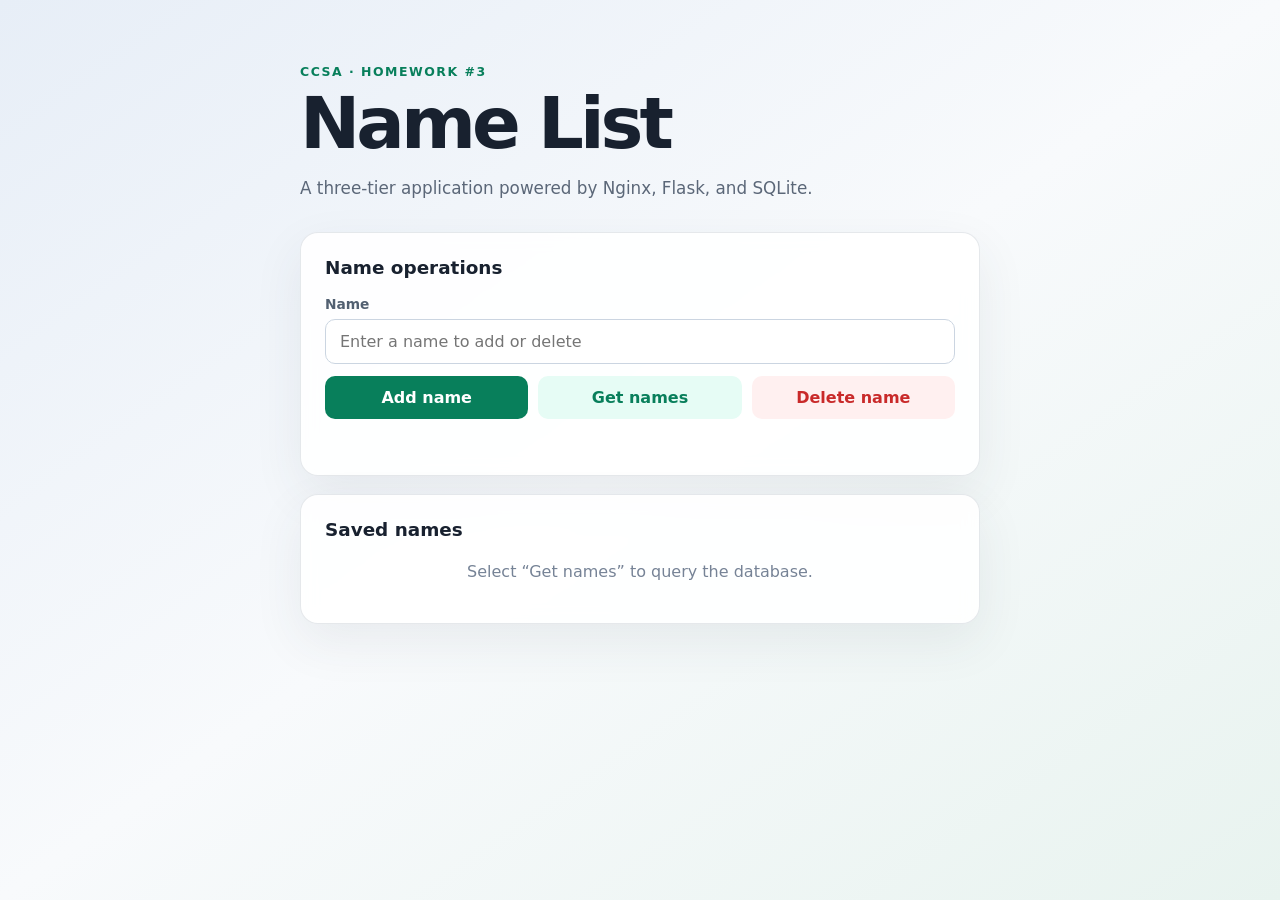
<file: frontend/index.html>
<!doctype html>
<html lang="en">
<head>
  <meta charset="utf-8">
  <meta name="viewport" content="width=device-width, initial-scale=1">
  <title>Name List · Docker Compose</title>
  <link rel="stylesheet" href="styles.css">
</head>
<body>
  <main class="app-shell">
    <header>
      <p class="eyebrow">CCSA · Homework #3</p>
      <h1>Name List</h1>
      <p class="subtitle">A three-tier application powered by Nginx, Flask, and SQLite.</p>
    </header>

    <section class="card" aria-labelledby="actions-heading">
      <h2 id="actions-heading">Name operations</h2>
      <form id="name-form">
        <label for="name-input">Name</label>
        <input id="name-input" name="name" type="text" maxlength="100"
               placeholder="Enter a name to add or delete" autocomplete="off">
        <div class="action-row">
          <button id="add-button" type="submit">Add name</button>
          <button id="query-button" class="secondary" type="button">Get names</button>
          <button id="delete-button" class="danger" type="button">Delete name</button>
        </div>
      </form>
      <p id="message" class="message" role="status" aria-live="polite"></p>
    </section>

    <section class="card" aria-labelledby="list-heading">
      <div class="section-heading">
        <h2 id="list-heading">Saved names</h2>
      </div>
      <p id="empty-state" class="empty">Select “Get names” to query the database.</p>
      <ul id="name-list" aria-live="polite"></ul>
    </section>
  </main>
  <script src="app.js"></script>
</body>
</html>
</file>
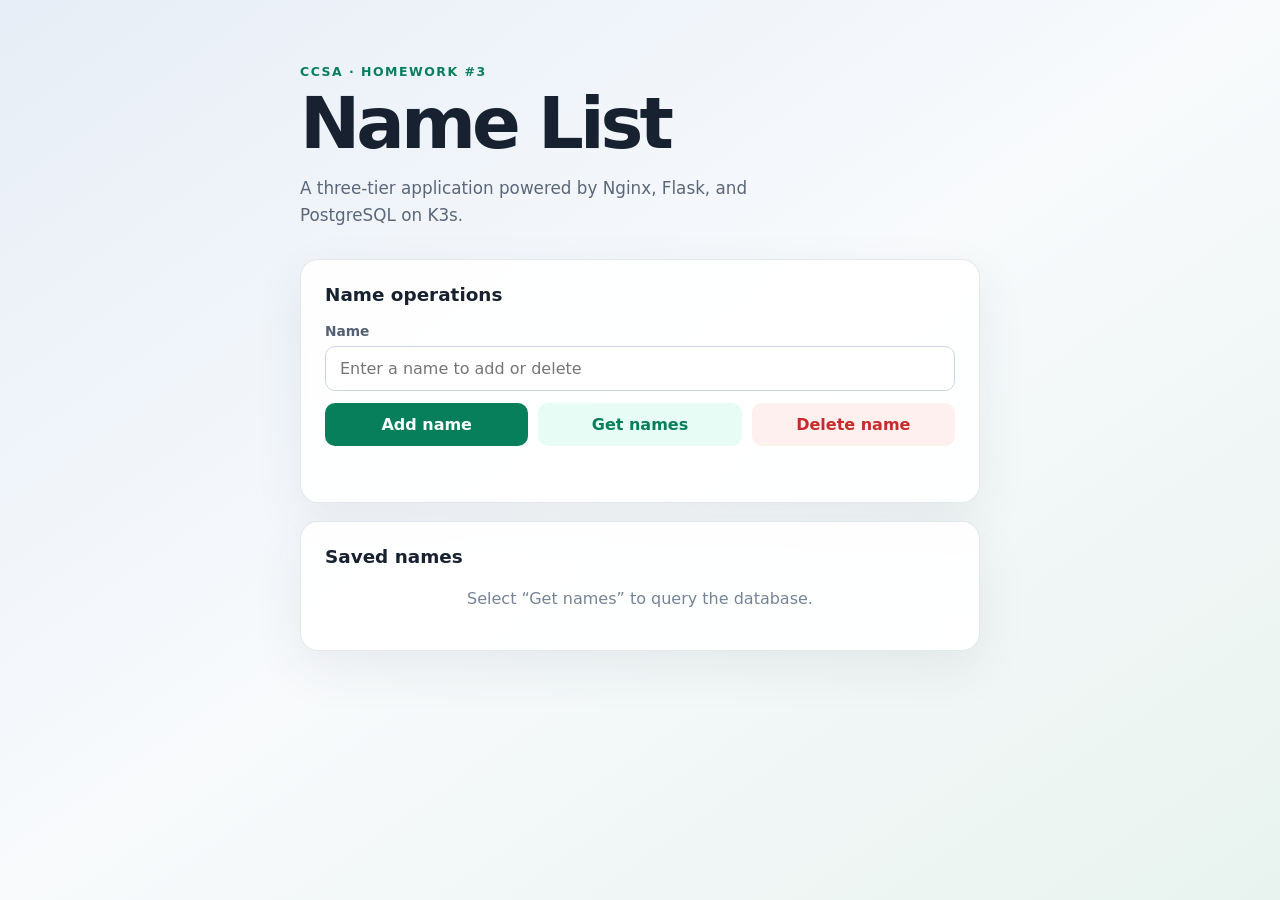
<file: src/frontend/index.html>
<!doctype html>
<html lang="en">
<head>
  <meta charset="utf-8">
  <meta name="viewport" content="width=device-width, initial-scale=1">
  <title>Name List · K3s</title>
  <link rel="stylesheet" href="styles.css">
</head>
<body>
  <main class="app-shell">
    <header>
      <p class="eyebrow">CCSA · Homework #3</p>
      <h1>Name List</h1>
      <p class="subtitle">A three-tier application powered by Nginx, Flask, and PostgreSQL on K3s.</p>
    </header>

    <section class="card" aria-labelledby="actions-heading">
      <h2 id="actions-heading">Name operations</h2>
      <form id="name-form">
        <label for="name-input">Name</label>
        <input id="name-input" name="name" type="text" maxlength="100"
               placeholder="Enter a name to add or delete" autocomplete="off">
        <div class="action-row">
          <button id="add-button" type="submit">Add name</button>
          <button id="query-button" class="secondary" type="button">Get names</button>
          <button id="delete-button" class="danger" type="button">Delete name</button>
        </div>
      </form>
      <p id="message" class="message" role="status" aria-live="polite"></p>
    </section>

    <section class="card" aria-labelledby="list-heading">
      <div class="section-heading">
        <h2 id="list-heading">Saved names</h2>
      </div>
      <p id="empty-state" class="empty">Select “Get names” to query the database.</p>
      <ul id="name-list" aria-live="polite"></ul>
    </section>
  </main>
  <script src="app.js"></script>
</body>
</html>
</file>
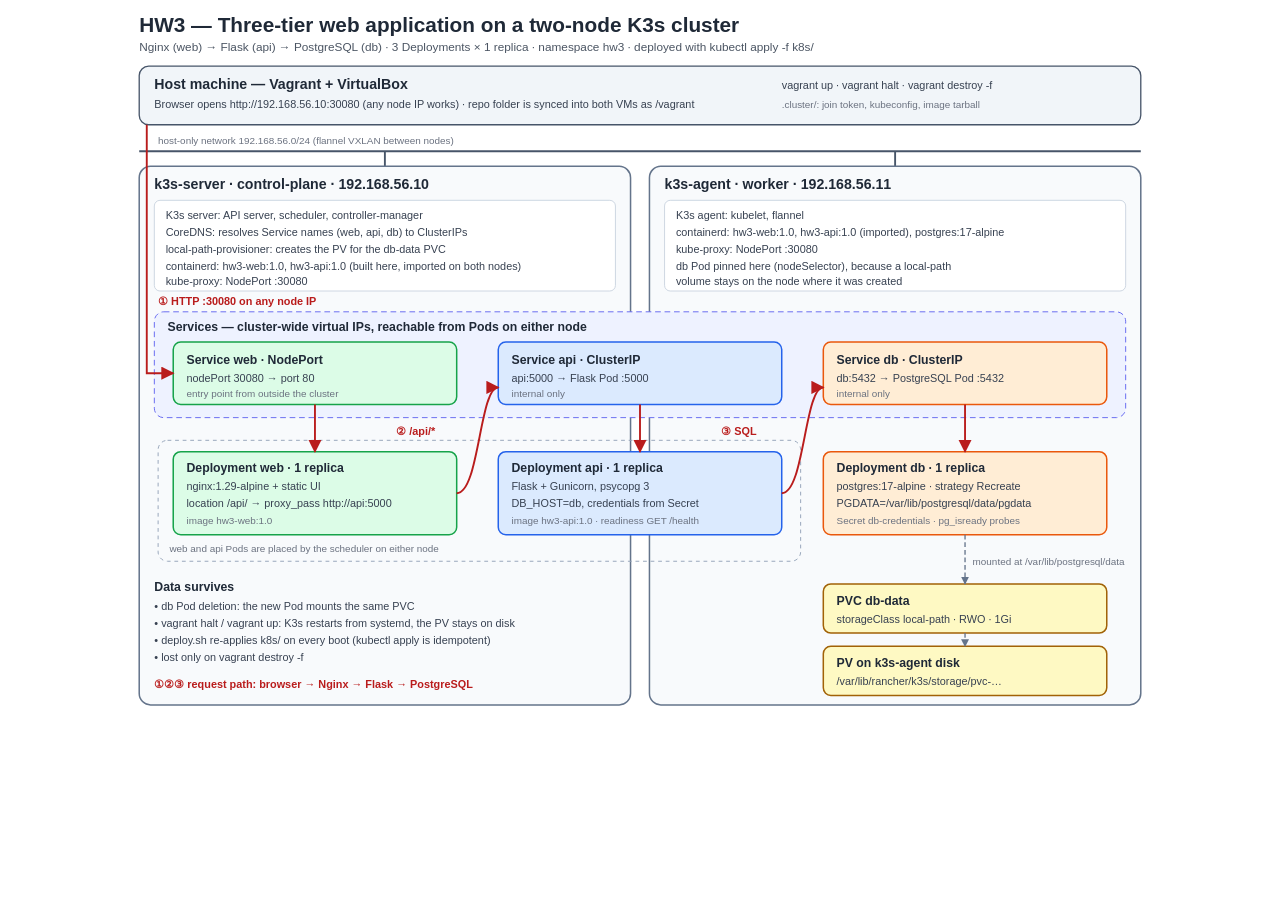
<file: docs/architecture.html>
<!doctype html>
<!-- Source of architecture.pdf. Re-export with:
     msedge --headless --print-to-pdf=architecture.pdf --no-pdf-header-footer docs/architecture.html -->
<html lang="en">
<head>
<meta charset="utf-8">
<title>HW3 Architecture</title>
<style>
  @page { size: A4 landscape; margin: 8mm; }
  html, body { margin: 0; background: #fff; }
  body { font-family: "Segoe UI", Arial, sans-serif; }
  html, body { height: 100%; overflow: hidden; }
  /* Keep the drawing inside one A4 landscape page (210mm - 2 x 8mm margin). */
  svg { display: block; width: 100%; height: auto; max-height: 190mm; }
  text { fill: #1f2937; }
  .title { font-size: 22px; font-weight: 700; }
  .sub { font-size: 12.5px; fill: #4b5563; }
  .h { font-size: 15px; font-weight: 700; }
  .b { font-size: 13px; font-weight: 600; }
  .s { font-size: 11.5px; fill: #374151; }
  .xs { font-size: 10.5px; fill: #6b7280; }
  .step { font-size: 11.5px; font-weight: 700; fill: #b91c1c; }
  .node { fill: #f8fafc; stroke: #64748b; stroke-width: 1.6; }
  .host { fill: #f1f5f9; stroke: #475569; stroke-width: 1.4; }
  .sys { fill: #fff; stroke: #cbd5e1; }
  .band { fill: #eef2ff; stroke: #6366f1; stroke-dasharray: 6 4; }
  .sched { fill: none; stroke: #94a3b8; stroke-dasharray: 4 4; }
  .web { fill: #dcfce7; stroke: #16a34a; stroke-width: 1.6; }
  .api { fill: #dbeafe; stroke: #2563eb; stroke-width: 1.6; }
  .db  { fill: #ffedd5; stroke: #ea580c; stroke-width: 1.6; }
  .store { fill: #fef9c3; stroke: #a16207; stroke-width: 1.6; }
  .arrow { stroke: #b91c1c; stroke-width: 2; fill: none; marker-end: url(#a); }
  .link { stroke: #64748b; stroke-width: 1.4; fill: none; stroke-dasharray: 5 3; marker-end: url(#g); }
</style>
</head>
<body>
<svg viewBox="0 0 1100 760" xmlns="http://www.w3.org/2000/svg" role="img"
     aria-label="Two-node K3s cluster running the web, api and db tiers">
  <defs>
    <marker id="a" viewBox="0 0 10 10" refX="9" refY="5" markerWidth="7" markerHeight="7" orient="auto-start-reverse">
      <path d="M0,0 L10,5 L0,10 z" fill="#b91c1c"/>
    </marker>
    <marker id="g" viewBox="0 0 10 10" refX="9" refY="5" markerWidth="6" markerHeight="6" orient="auto-start-reverse">
      <path d="M0,0 L10,5 L0,10 z" fill="#64748b"/>
    </marker>
  </defs>

  <text class="title" x="20" y="34">HW3 — Three-tier web application on a two-node K3s cluster</text>
  <text class="sub" x="20" y="54">Nginx (web) → Flask (api) → PostgreSQL (db) · 3 Deployments × 1 replica · namespace hw3 · deployed with kubectl apply -f k8s/</text>

  <!-- Host -->
  <rect class="host" x="20" y="70" width="1060" height="62" rx="10"/>
  <text class="h" x="36" y="94">Host machine — Vagrant + VirtualBox</text>
  <text class="s" x="36" y="114">Browser opens http://192.168.56.10:30080 (any node IP works) · repo folder is synced into both VMs as /vagrant</text>
  <text class="s" x="700" y="94">vagrant up · vagrant halt · vagrant destroy -f</text>
  <text class="xs" x="700" y="114">.cluster/: join token, kubeconfig, image tarball</text>

  <text class="xs" x="40" y="152">host-only network 192.168.56.0/24 (flannel VXLAN between nodes)</text>
  <line x1="20" y1="160" x2="1080" y2="160" stroke="#475569" stroke-width="2"/>
  <line x1="280" y1="160" x2="280" y2="176" stroke="#475569" stroke-width="2"/>
  <line x1="820" y1="160" x2="820" y2="176" stroke="#475569" stroke-width="2"/>

  <!-- Nodes -->
  <rect class="node" x="20" y="176" width="520" height="570" rx="12"/>
  <text class="h" x="36" y="200">k3s-server · control-plane · 192.168.56.10</text>
  <rect class="sys" x="36" y="212" width="488" height="96" rx="6"/>
  <text class="s" x="48" y="232">K3s server: API server, scheduler, controller-manager</text>
  <text class="s" x="48" y="250">CoreDNS: resolves Service names (web, api, db) to ClusterIPs</text>
  <text class="s" x="48" y="268">local-path-provisioner: creates the PV for the db-data PVC</text>
  <text class="s" x="48" y="286">containerd: hw3-web:1.0, hw3-api:1.0 (built here, imported on both nodes)</text>
  <text class="s" x="48" y="302">kube-proxy: NodePort :30080</text>

  <rect class="node" x="560" y="176" width="520" height="570" rx="12"/>
  <text class="h" x="576" y="200">k3s-agent · worker · 192.168.56.11</text>
  <rect class="sys" x="576" y="212" width="488" height="96" rx="6"/>
  <text class="s" x="588" y="232">K3s agent: kubelet, flannel</text>
  <text class="s" x="588" y="250">containerd: hw3-web:1.0, hw3-api:1.0 (imported), postgres:17-alpine</text>
  <text class="s" x="588" y="268">kube-proxy: NodePort :30080</text>
  <text class="s" x="588" y="286">db Pod pinned here (nodeSelector), because a local-path</text>
  <text class="s" x="588" y="302">volume stays on the node where it was created</text>

  <!-- Services band (cluster-wide) -->
  <rect class="band" x="36" y="330" width="1028" height="112" rx="10"/>
  <text class="b" x="50" y="350" fill="#4338ca">Services — cluster-wide virtual IPs, reachable from Pods on either node</text>
  <rect class="web" x="56" y="362" width="300" height="66" rx="8"/>
  <text class="b" x="70" y="385">Service web · NodePort</text>
  <text class="s" x="70" y="404">nodePort 30080 → port 80</text>
  <text class="xs" x="70" y="420">entry point from outside the cluster</text>
  <rect class="api" x="400" y="362" width="300" height="66" rx="8"/>
  <text class="b" x="414" y="385">Service api · ClusterIP</text>
  <text class="s" x="414" y="404">api:5000 → Flask Pod :5000</text>
  <text class="xs" x="414" y="420">internal only</text>
  <rect class="db" x="744" y="362" width="300" height="66" rx="8"/>
  <text class="b" x="758" y="385">Service db · ClusterIP</text>
  <text class="s" x="758" y="404">db:5432 → PostgreSQL Pod :5432</text>
  <text class="xs" x="758" y="420">internal only</text>

  <!-- Pods -->
  <rect class="sched" x="40" y="466" width="680" height="128" rx="10"/>
  <text class="xs" x="52" y="584">web and api Pods are placed by the scheduler on either node</text>
  <rect class="web" x="56" y="478" width="300" height="88" rx="8"/>
  <text class="b" x="70" y="500">Deployment web · 1 replica</text>
  <text class="s" x="70" y="519">nginx:1.29-alpine + static UI</text>
  <text class="s" x="70" y="537">location /api/ → proxy_pass http://api:5000</text>
  <text class="xs" x="70" y="555">image hw3-web:1.0</text>
  <rect class="api" x="400" y="478" width="300" height="88" rx="8"/>
  <text class="b" x="414" y="500">Deployment api · 1 replica</text>
  <text class="s" x="414" y="519">Flask + Gunicorn, psycopg 3</text>
  <text class="s" x="414" y="537">DB_HOST=db, credentials from Secret</text>
  <text class="xs" x="414" y="555">image hw3-api:1.0 · readiness GET /health</text>

  <rect class="db" x="744" y="478" width="300" height="88" rx="8"/>
  <text class="b" x="758" y="500">Deployment db · 1 replica</text>
  <text class="s" x="758" y="519">postgres:17-alpine · strategy Recreate</text>
  <text class="s" x="758" y="537">PGDATA=/var/lib/postgresql/data/pgdata</text>
  <text class="xs" x="758" y="555">Secret db-credentials · pg_isready probes</text>

  <!-- Storage -->
  <rect class="store" x="744" y="618" width="300" height="52" rx="8"/>
  <text class="b" x="758" y="640">PVC db-data</text>
  <text class="s" x="758" y="659">storageClass local-path · RWO · 1Gi</text>
  <rect class="store" x="744" y="684" width="300" height="52" rx="8"/>
  <text class="b" x="758" y="706">PV on k3s-agent disk</text>
  <text class="s" x="758" y="725">/var/lib/rancher/k3s/storage/pvc-…</text>
  <path class="link" d="M894,670 L894,684"/>
  <path class="link" d="M894,566 L894,618"/>
  <text class="xs" x="902" y="598">mounted at /var/lib/postgresql/data</text>

  <!-- Request path -->
  <path class="arrow" d="M28,132 L28,395 L56,395"/>
  <text class="step" x="40" y="323">① HTTP :30080 on any node IP</text>
  <path class="arrow" d="M206,428 L206,478"/>
  <path class="arrow" d="M356,522 C380,522 380,410 400,410"/>
  <text class="step" x="292" y="460">② /api/*</text>
  <path class="arrow" d="M550,428 L550,478"/>
  <path class="arrow" d="M700,522 C724,522 724,410 744,410"/>
  <text class="step" x="636" y="460">③ SQL</text>
  <path class="arrow" d="M894,428 L894,478"/>

  <!-- Legend -->
  <text class="b" x="36" y="626">Data survives</text>
  <text class="s" x="36" y="646">• db Pod deletion: the new Pod mounts the same PVC</text>
  <text class="s" x="36" y="664">• vagrant halt / vagrant up: K3s restarts from systemd, the PV stays on disk</text>
  <text class="s" x="36" y="682">• deploy.sh re-applies k8s/ on every boot (kubectl apply is idempotent)</text>
  <text class="s" x="36" y="700">• lost only on vagrant destroy -f</text>
  <text class="step" x="36" y="728">①②③ request path: browser → Nginx → Flask → PostgreSQL</text>
</svg>
</body>
</html>
</file>
<file: frontend/styles.css>
:root {
  color-scheme: light;
  font-family: Inter, ui-sans-serif, system-ui, -apple-system, BlinkMacSystemFont, "Segoe UI", sans-serif;
  color: #18212f;
  background: #edf2f7;
}

* { box-sizing: border-box; }

body {
  min-height: 100vh;
  margin: 0;
  background: linear-gradient(145deg, #e7eef7 0%, #f8fafc 50%, #e8f3ef 100%);
}

.app-shell {
  width: min(680px, calc(100% - 32px));
  margin: 0 auto;
  padding: 64px 0;
}

header { margin-bottom: 30px; }
.eyebrow { margin: 0 0 8px; color: #087f5b; font-size: .78rem; font-weight: 800; letter-spacing: .12em; text-transform: uppercase; }
h1 { margin: 0; font-size: clamp(2.5rem, 8vw, 4.5rem); line-height: 1; letter-spacing: -.055em; }
.subtitle { max-width: 520px; margin: 16px 0 0; color: #5b6778; font-size: 1.05rem; line-height: 1.6; }

.card {
  margin-top: 18px;
  padding: 24px;
  border: 1px solid rgba(112, 128, 144, .18);
  border-radius: 18px;
  background: rgba(255, 255, 255, .9);
  box-shadow: 0 18px 50px rgba(46, 63, 82, .08);
  backdrop-filter: blur(8px);
}

h2 { margin: 0 0 18px; font-size: 1.15rem; }
label { display: block; margin-bottom: 7px; color: #526071; font-size: .86rem; font-weight: 700; }
.section-heading { display: flex; gap: 10px; align-items: center; }
.section-heading { justify-content: space-between; }
.section-heading h2 { margin: 0; }

input {
  width: 100%;
  min-width: 0;
  padding: 12px 14px;
  border: 1px solid #cbd5e1;
  border-radius: 10px;
  font: inherit;
  outline: none;
}
input:focus { border-color: #0ca678; box-shadow: 0 0 0 3px rgba(12, 166, 120, .14); }

button {
  padding: 12px 18px;
  border: 0;
  border-radius: 10px;
  background: #087f5b;
  color: white;
  font: inherit;
  font-weight: 750;
  cursor: pointer;
}
button:hover { background: #06684a; }
button:disabled { cursor: wait; opacity: .6; }
button.secondary { padding: 8px 12px; background: #e6fcf5; color: #087f5b; }
button.danger { background: #fff0f0; color: #c92a2a; }
button.danger:hover { background: #ffe3e3; }
.action-row { display: grid; grid-template-columns: repeat(3, 1fr); gap: 10px; margin-top: 12px; }
.action-row .secondary { padding: 12px 18px; }

.message { min-height: 1.4em; margin: 12px 0 0; color: #087f5b; font-size: .9rem; }
.message.error { color: #c92a2a; }
.empty { margin: 22px 0 4px; color: #768396; text-align: center; }
ul { margin: 18px 0 0; padding: 0; list-style: none; }
li { display: flex; align-items: center; justify-content: space-between; gap: 16px; padding: 13px 0; border-top: 1px solid #edf0f3; }
.name { overflow-wrap: anywhere; font-weight: 650; }
.date { display: block; margin-top: 3px; color: #8994a3; font-size: .75rem; font-weight: 400; }

@media (max-width: 480px) {
  .app-shell { padding: 36px 0; }
  .card { padding: 19px; }
  .action-row { grid-template-columns: 1fr; }
}
</file>
<file: src/frontend/styles.css>
:root {
  color-scheme: light;
  font-family: Inter, ui-sans-serif, system-ui, -apple-system, BlinkMacSystemFont, "Segoe UI", sans-serif;
  color: #18212f;
  background: #edf2f7;
}

* { box-sizing: border-box; }

body {
  min-height: 100vh;
  margin: 0;
  background: linear-gradient(145deg, #e7eef7 0%, #f8fafc 50%, #e8f3ef 100%);
}

.app-shell {
  width: min(680px, calc(100% - 32px));
  margin: 0 auto;
  padding: 64px 0;
}

header { margin-bottom: 30px; }
.eyebrow { margin: 0 0 8px; color: #087f5b; font-size: .78rem; font-weight: 800; letter-spacing: .12em; text-transform: uppercase; }
h1 { margin: 0; font-size: clamp(2.5rem, 8vw, 4.5rem); line-height: 1; letter-spacing: -.055em; }
.subtitle { max-width: 520px; margin: 16px 0 0; color: #5b6778; font-size: 1.05rem; line-height: 1.6; }

.card {
  margin-top: 18px;
  padding: 24px;
  border: 1px solid rgba(112, 128, 144, .18);
  border-radius: 18px;
  background: rgba(255, 255, 255, .9);
  box-shadow: 0 18px 50px rgba(46, 63, 82, .08);
  backdrop-filter: blur(8px);
}

h2 { margin: 0 0 18px; font-size: 1.15rem; }
label { display: block; margin-bottom: 7px; color: #526071; font-size: .86rem; font-weight: 700; }
.section-heading { display: flex; gap: 10px; align-items: center; }
.section-heading { justify-content: space-between; }
.section-heading h2 { margin: 0; }

input {
  width: 100%;
  min-width: 0;
  padding: 12px 14px;
  border: 1px solid #cbd5e1;
  border-radius: 10px;
  font: inherit;
  outline: none;
}
input:focus { border-color: #0ca678; box-shadow: 0 0 0 3px rgba(12, 166, 120, .14); }

button {
  padding: 12px 18px;
  border: 0;
  border-radius: 10px;
  background: #087f5b;
  color: white;
  font: inherit;
  font-weight: 750;
  cursor: pointer;
}
button:hover { background: #06684a; }
button:disabled { cursor: wait; opacity: .6; }
button.secondary { padding: 8px 12px; background: #e6fcf5; color: #087f5b; }
button.danger { background: #fff0f0; color: #c92a2a; }
button.danger:hover { background: #ffe3e3; }
.action-row { display: grid; grid-template-columns: repeat(3, 1fr); gap: 10px; margin-top: 12px; }
.action-row .secondary { padding: 12px 18px; }

.message { min-height: 1.4em; margin: 12px 0 0; color: #087f5b; font-size: .9rem; }
.message.error { color: #c92a2a; }
.empty { margin: 22px 0 4px; color: #768396; text-align: center; }
ul { margin: 18px 0 0; padding: 0; list-style: none; }
li { display: flex; align-items: center; justify-content: space-between; gap: 16px; padding: 13px 0; border-top: 1px solid #edf0f3; }
.name { overflow-wrap: anywhere; font-weight: 650; }
.date { display: block; margin-top: 3px; color: #8994a3; font-size: .75rem; font-weight: 400; }

@media (max-width: 480px) {
  .app-shell { padding: 36px 0; }
  .card { padding: 19px; }
  .action-row { grid-template-columns: 1fr; }
}
</file>
